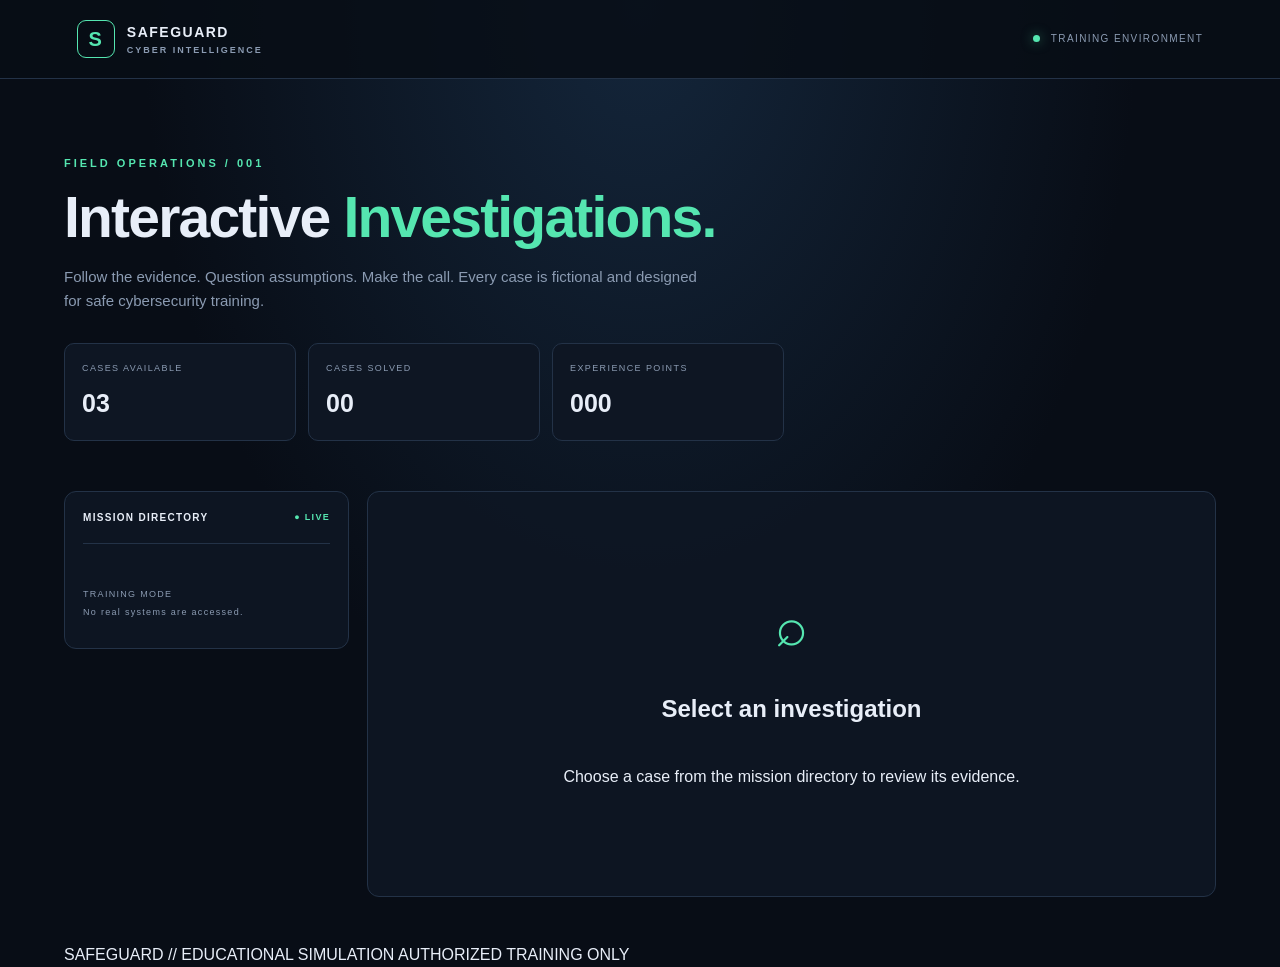
<file: investtiigations/index.html>
<!DOCTYPE html>
<html lang="en">
<head>
  <meta charset="UTF-8">
  <meta name="viewport" content="width=device-width, initial-scale=1.0">
  <meta name="theme-color" content="#080d16">
  <title>Interactive Investigations | SafeGuard</title>
  <link rel="stylesheet" href="style.css">
</head>
<body>
  <header class="topbar">
    <a class="brand" href="../index.html">
      <span class="brand-icon">S</span>
      <span>SAFEGUARD <small>CYBER INTELLIGENCE</small></span>
    </a>
    <div class="operator">
      <span class="status-dot"></span>
      TRAINING ENVIRONMENT
    </div>
  </header>

  <main class="layout">
    <section class="hero">
      <p class="eyebrow">FIELD OPERATIONS / 001</p>
      <h1>Interactive <span>Investigations.</span></h1>
      <p class="intro">
        Follow the evidence. Question assumptions. Make the call.
        Every case is fictional and designed for safe cybersecurity training.
      </p>
      <div class="stats">
        <div class="stat">
          <span class="stat-label">CASES AVAILABLE</span>
          <strong id="case-count">03</strong>
        </div>
        <div class="stat">
          <span class="stat-label">CASES SOLVED</span>
          <strong id="solved-count">00</strong>
        </div>
        <div class="stat">
          <span class="stat-label">EXPERIENCE POINTS</span>
          <strong id="xp-count">000</strong>
        </div>
      </div>
    </section>

    <section class="workspace">
      <aside class="case-panel">
        <div class="panel-heading">
          <span>MISSION DIRECTORY</span>
          <span class="live-label">● LIVE</span>
        </div>
        <div id="case-list" class="case-list"></div>
        <p class="sidebar-note">
          TRAINING MODE<br>
          No real systems are accessed.
        </p>
      </aside>

      <section class="investigation-panel" aria-live="polite">
        <div id="case-content">
          <div class="empty-state">
            <span class="big-symbol">⌕</span>
            <h2>Select an investigation</h2>
            <p>Choose a case from the mission directory to review its evidence.</p>
          </div>
        </div>
      </section>
    </section>

    <footer>
      <span>SAFEGUARD // EDUCATIONAL SIMULATION</span>
      <span>AUTHORIZED TRAINING ONLY</span>
    </footer>
  </main>

  <script src="app.js"></script>
</body>
</html>
</file>
<file: investtiigations/style.css>
:root {
  --bg: #080d16;
  --panel: #0e1623;
  --panel-light: #121e2e;
  --border: #233247;
  --text: #e8eef8;
  --muted: #8b9bb2;
  --accent: #55e6b0;
  --blue: #71a7ff;
  --danger: #ff7777;
}

* {
  box-sizing: border-box;
}

body {
  margin: 0;
  background:
    radial-gradient(ellipse at 50% 0%, #14263b 0%, transparent 55%),
    var(--bg);
  color: var(--text);
  font-family: "Segoe UI", Arial, sans-serif;
  min-height: 100vh;
  line-height: 1.6;
}

a {
  color: inherit;
  text-decoration: none;
}

.topbar {
  display: flex;
  align-items: center;
  justify-content: space-between;
  gap: 16px;
  padding: 20px 6%;
  border-bottom: 1px solid var(--border);
  background: rgba(8, 13, 22, 0.85);
}

.brand {
  display: flex;
  align-items: center;
  gap: 12px;
  font-size: 14px;
  font-weight: 800;
  letter-spacing: 1.5px;
}

.brand small {
  display: block;
  color: var(--muted);
  font-size: 9px;
  letter-spacing: 2px;
}

.brand-icon {
  display: grid;
  place-items: center;
  width: 38px;
  height: 38px;
  border: 1px solid var(--accent);
  border-radius: 9px;
  color: var(--accent);
  font-size: 20px;
}

.operator {
  color: var(--muted);
  font-size: 10px;
  letter-spacing: 1.4px;
}

.status-dot,
.live-label {
  color: var(--accent);
}

.status-dot {
  display: inline-block;
  width: 7px;
  height: 7px;
  margin-right: 7px;
  background: var(--accent);
  border-radius: 50%;
  box-shadow: 0 0 12px #55e6b080;
}

.layout {
  width: min(1180px, 90%);
  margin: 0 auto;
}

.hero {
  padding: 65px 0 38px;
}

.eyebrow {
  color: var(--accent);
  font-size: 11px;
  font-weight: 700;
  letter-spacing: 3px;
}

h1 {
  margin: 12px 0;
  font-size: clamp(34px, 5vw, 57px);
  line-height: 1.15;
  letter-spacing: -1.8px;
}

h1 span {
  color: var(--accent);
}

.intro {
  max-width: 650px;
  color: var(--muted);
  font-size: 15px;
}

.stats {
  display: grid;
  grid-template-columns: repeat(3, minmax(0, 1fr));
  gap: 12px;
  max-width: 720px;
  margin-top: 30px;
}

.stat {
  padding: 17px;
  background: var(--panel);
  border: 1px solid var(--border);
  border-radius: 10px;
}

.stat-label {
  display: block;
  color: var(--muted);
  font-size: 9px;
  letter-spacing: 1.4px;
}

.stat strong {
  display: block;
  margin-top: 7px;
  font-size: 25px;
  font-variant-numeric: tabular-nums;
}

.workspace {
  display: grid;
  grid-template-columns: 285px minmax(0, 1fr);
  gap: 18px;
  align-items: start;
  margin: 12px 0 45px;
}

.case-panel,
.investigation-panel {
  min-width: 0;
  background: rgba(14, 22, 35, 0.92);
  border: 1px solid var(--border);
  border-radius: 12px;
}

.case-panel {
  padding: 18px;
}

.panel-heading {
  display: flex;
  align-items: center;
  justify-content: space-between;
  gap: 8px;
  padding-bottom: 17px;
  border-bottom: 1px solid var(--border);
  font-size: 10px;
  font-weight: 700;
  letter-spacing: 1.3px;
}

.live-label {
  font-size: 9px;
}

.case-list {
  display: grid;
  gap: 10px;
  margin-top: 16px;
}

.case-button {
  width: 100%;
  padding: 15px;
  text-align: left;
  color: var(--text);
  background: var(--bg);
  border: 1px solid var(--border);
  border-radius: 8px;
  cursor: pointer;
  transition: border-color 0.2s, background 0.2s;
}

.case-button:hover,
.case-button:focus-visible {
  border-color: var(--accent);
  outline: none;
}

.case-button.active {
  background: #142b2b;
  border-color: var(--accent);
}

.case-button strong {
  display: block;
  margin: 6px 0;
  font-size: 13px;
}

.case-button small {
  color: var(--muted);
  font-size: 11px;
}

.case-meta {
  color: var(--accent);
  font-size: 9px;
  letter-spacing: 1px;
}

.case-button.completed::after {
  content: " ✓ SOLVED";
  display: block;
  margin-top: 9px;
  color: var(--accent);
  font-size: 10px;
}

.sidebar-note {
  margin-top: 25px;
  color: var(--muted);
  font-size: 9px;
  letter-spacing: 1.3px;
  line-height: 2;
}

.investigation-panel {
  padding: clamp(18px, 4vw, 32px);
  min-height: 390px;
}

.empty-state {
  display: grid;
  justify-items: center;
  align-content: center;
  min-height: 340px;
  text-align: center;
  .big-symbol {
  color: var(--accent);
  font-size: 55px;
}

.empty-state p {
  max-width: 360px;
  color: var(--muted);
}

.case-header {
  padding-bottom: 20px;
  border-bottom: 1px solid var(--border);
}

.case-header h2 {
  margin: 10px 0 5px;
  font-size: clamp(23px, 3vw, 32px);
  line-height: 1.25;
}

.case-header p,
.muted {
  color: var(--muted);
}

.case-id {
  color: var(--accent);
  font-size: 10px;
  font-weight: 700;
  letter-spacing: 1.8px;
}

.difficulty {
  display: inline-block;
  padding: 4px 9px;
  color: var(--blue);
  border: 1px solid #35517a;
  border-radius: 4px;
  font-size: 10px;
  letter-spacing: 1px;
}

.section-label {
  margin: 25px 0 10px;
  color: var(--accent);
  font-size: 10px;
  font-weight: 700;
  letter-spacing: 1.7px;
}

.evidence {
  display: grid;
  gap: 9px;
}

.evidence-item {
  padding: 13px 15px;
  background: var(--bg);
  border-left: 2px solid var(--blue);
  border-radius: 4px;
  overflow-wrap: anywhere;
}

.evidence-item strong {
  display: block;
  margin-bottom: 3px;
  font-size: 12px;
}

.evidence-item span {
  color: var(--muted);
  font-size: 13px;
}

.question {
  margin: 10px 0 15px;
  font-size: 17px;
  font-weight: 650;
}

.answers {
  display: grid;
  gap: 9px;
}

.answer-option {
  display: flex;
  align-items: flex-start;
  gap: 10px;
  padding: 13px;
  background: var(--bg);
  border: 1px solid var(--border);
  border-radius: 7px;
  cursor: pointer;
}

.answer-option:hover {
  border-color: var(--blue);
}

.answer-option input {
  margin-top: 5px;
  accent-color: var(--accent);
}

.answer-option span {
  font-size: 13px;
}

.primary-button {
  margin-top: 18px;
  padding: 12px 18px;
  color: #06130f;
  background: var(--accent);
  border: 0;
  border-radius: 6px;
  font-weight: 800;
  cursor: pointer;
}

.primary-button:hover {
  filter: brightness(1.08);
}

.primary-button:focus-visible {
  outline: 2px solid white;
  outline-offset: 3px;
}

.feedback {
  margin-top: 20px;
  padding: 16px;
  background: var(--bg);
  border: 1px solid var(--border);
  border-radius: 8px;
}

.feedback.correct {
  border-color: var(--accent);
}

.feedback.incorrect {
  border-color: var(--danger);
}

.feedback h3 {
  margin: 0 0 7px;
  font-size: 15px;
}

.feedback p {
  margin: 0;
  color: var(--muted);
  font-size: 13px;
}

footer {
  display: flex;
  justify-content: space-between;
  gap: 12px;
  padding: 20px 0 30px;
  color: var(--muted);
  border-top: 1px solid var(--border);
  font-size: 9px;
  letter-spacing: 1px;
}

@media (max-width: 760px) {
  .topbar {
    padding: 16px 5%;
  }

  .operator {
    max-width: 105px;
    text-align: right;
    line-height: 1.8;
  }

  .layout {
    width: 92%;
  }

  .hero {
    padding-top: 42px;
  }

  .workspace {
    grid-template-columns: 1fr;
  }

  .case-panel {
    padding: 14px;
  }

  .case-list {
    grid-template-columns: 1fr;
  }

  .stats {
    gap: 7px;
  }

  .stat {
    padding: 11px 9px;
  }

  .stat-label {
    font-size: 8px;
    letter-spacing: 0.5px;
  }

  .stat strong {
    font-size: 21px;
  }

  footer {
    flex-direction: column;
  }
}

@media (prefers-reduced-motion: reduce) {
  *,
  *::before,
  *::after {
    scroll-behavior: auto !important;
    transition: none !important;
  }
}
}
</file>
